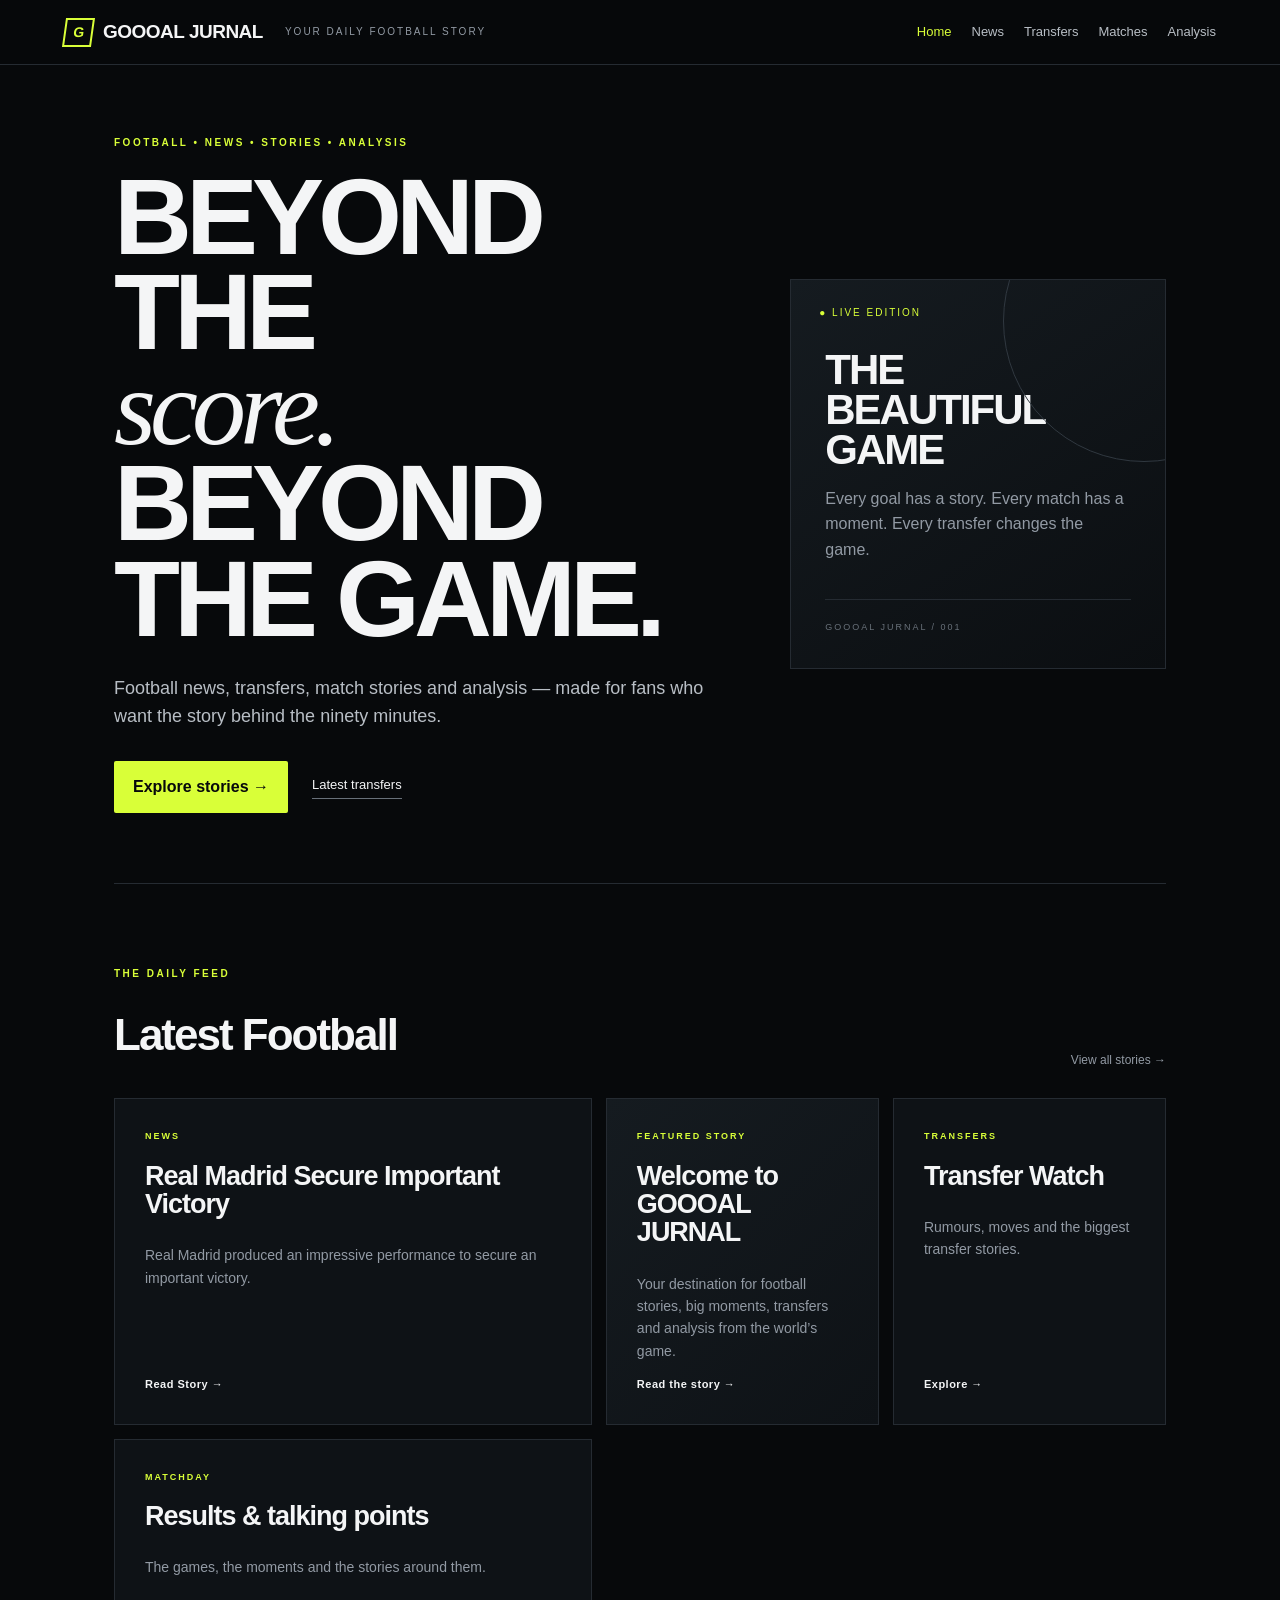
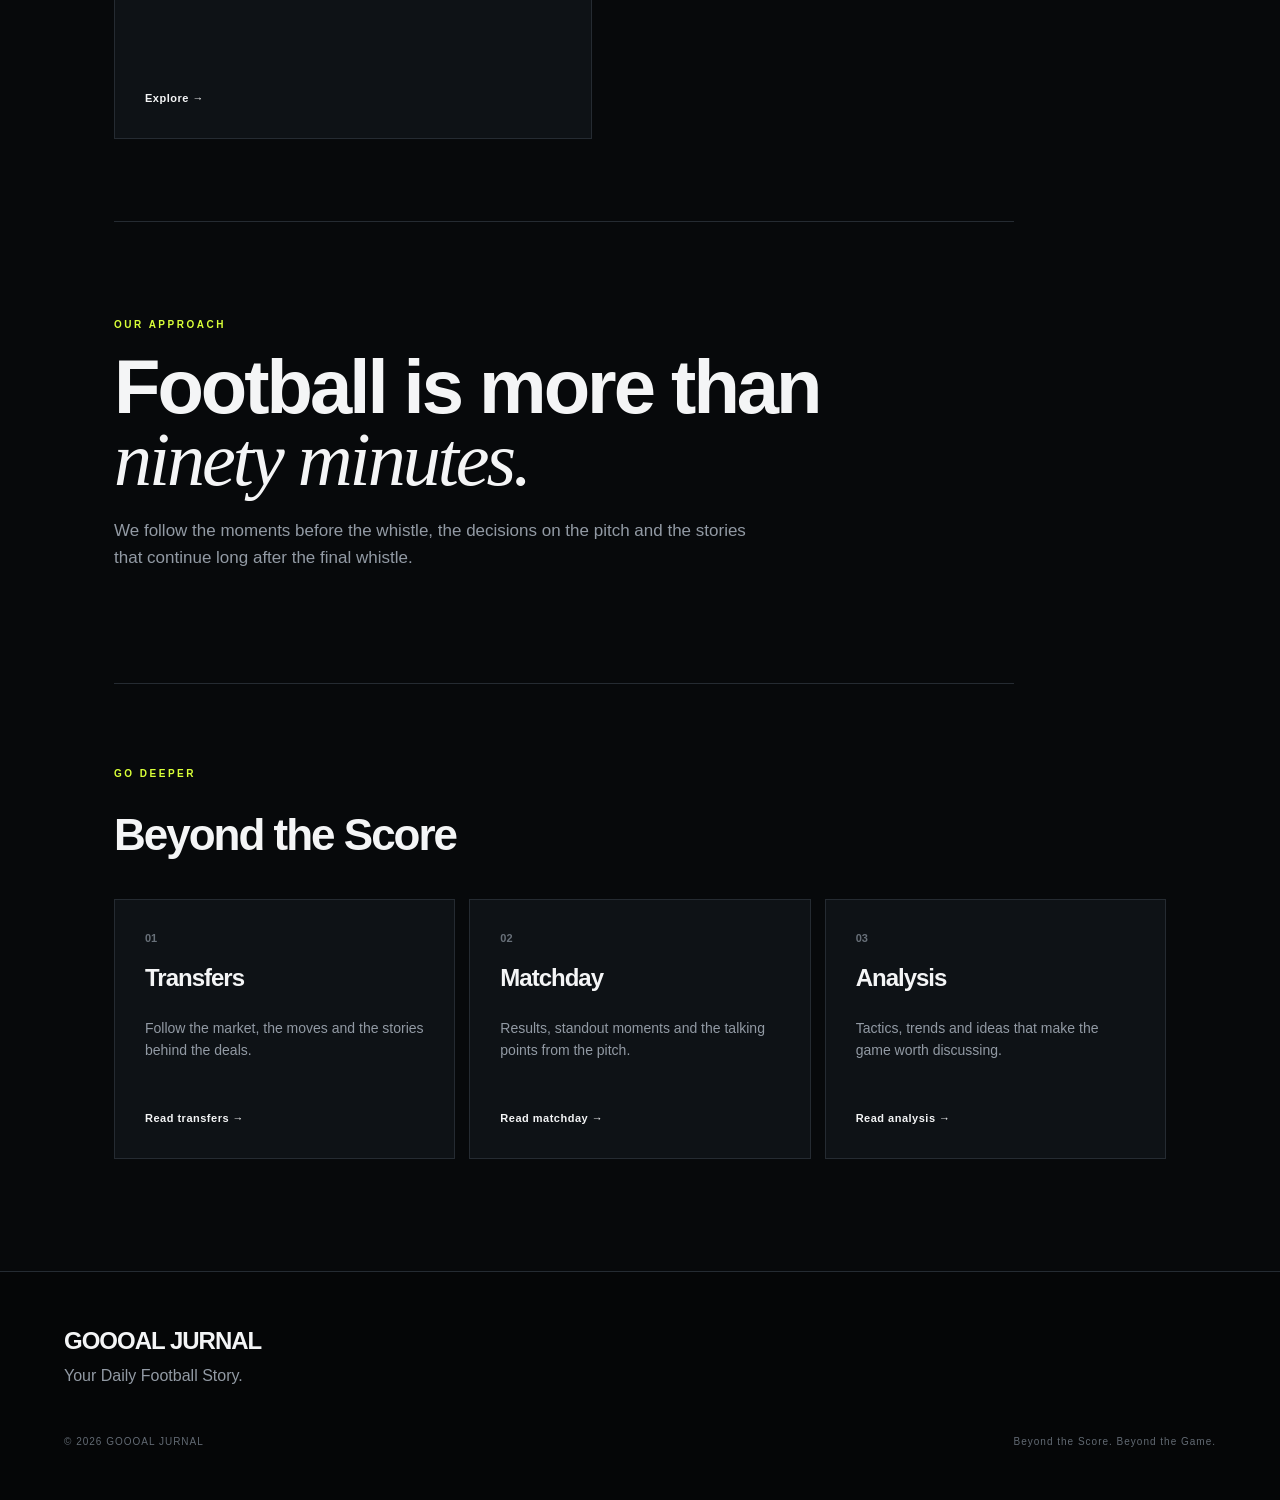
<file: index.html>
<!doctype html>
<html lang="en">
<head>
<meta charset="utf-8">
<meta name="viewport" content="width=device-width,initial-scale=1">
<title>GOOOAL JURNAL — Your Daily Football Story</title>
<meta name="description" content="Football news, transfers, match stories and analysis. Your Daily Football Story.">
<link rel="stylesheet" href="style.css">
</head>
<body>

<header class="topbar">
  <a class="brand" href="index.html">
    <span class="brand-mark">G</span>
    <span>GOOOAL <b>JURNAL</b></span>
  </a>
  <span class="tagline">YOUR DAILY FOOTBALL STORY</span>
  <nav>
    <a class="active" href="index.html">Home</a>
    <a href="welcome.html">News</a>
    <a href="transfers.html">Transfers</a>
    <a href="matchday.html">Matches</a>
    <a href="analysis.html">Analysis</a>
  </nav>
</header>

<main>
  <section class="hero">
    <div class="hero-copy">
      <p class="kicker">FOOTBALL • NEWS • STORIES • ANALYSIS</p>
      <h1>Beyond the<br><em>score.</em><br>Beyond the game.</h1>
      <p class="intro">Football news, transfers, match stories and analysis — made for fans who want the story behind the ninety minutes.</p>
      <div class="actions">
        <a class="button" href="welcome.html">Explore stories →</a>
        <a class="text-link" href="transfers.html">Latest transfers</a>
      </div>
    </div>
    <div class="hero-card">
      <div class="live-dot">● LIVE EDITION</div>
      <div class="hero-card-title">THE BEAUTIFUL GAME</div>
      <p>Every goal has a story. Every match has a moment. Every transfer changes the game.</p>
      <div class="hero-line"></div>
      <small>GOOOAL JURNAL / 001</small>
    </div>
  </section>

  <section class="section">
    <div class="section-head">
      <div>
        <p class="kicker">THE DAILY FEED</p>
        <h2>Latest Football</h2>
      </div>
      <a href="welcome.html">View all stories →</a>
    </div>

    <div class="featured"> 
      <article class="story">
  <span class="pill">NEWS</span>
  <h3>Real Madrid Secure Important Victory</h3>
  <p>Real Madrid produced an impressive performance to secure an important victory.</p>
  <a href="article.html">Read Story →</a>
</article>
      <article class="feature-main">
        <span class="pill">FEATURED STORY</span>
        <h3>Welcome to GOOOAL JURNAL</h3>
        <p>Your destination for football stories, big moments, transfers and analysis from the world’s game.</p>
        <a href="welcome.html">Read the story →</a>
      </article>

      <article class="story">
        <span class="pill">TRANSFERS</span>
        <h3>Transfer Watch</h3>
        <p>Rumours, moves and the biggest transfer stories.</p>
        <a href="transfers.html">Explore →</a>
      </article>

      <article class="story">
        <span class="pill">MATCHDAY</span>
        <h3>Results & talking points</h3>
        <p>The games, the moments and the stories around them.</p>
        <a href="matchday.html">Explore →</a>
      </article>
    </div>
  </section>

  <section class="manifesto">
    <p class="kicker">OUR APPROACH</p>
    <h2>Football is more than<br><em>ninety minutes.</em></h2>
    <p>We follow the moments before the whistle, the decisions on the pitch and the stories that continue long after the final whistle.</p>
  </section>

  <section class="section">
    <div class="section-head">
      <div>
        <p class="kicker">GO DEEPER</p>
        <h2>Beyond the Score</h2>
      </div>
    </div>
    <div class="three-col">
      <article class="mini">
        <span class="number">01</span>
        <h3>Transfers</h3>
        <p>Follow the market, the moves and the stories behind the deals.</p>
        <a href="transfers.html">Read transfers →</a>
      </article>
      <article class="mini">
        <span class="number">02</span>
        <h3>Matchday</h3>
        <p>Results, standout moments and the talking points from the pitch.</p>
        <a href="matchday.html">Read matchday →</a>
      </article>
      <article class="mini">
        <span class="number">03</span>
        <h3>Analysis</h3>
        <p>Tactics, trends and ideas that make the game worth discussing.</p>
        <a href="analysis.html">Read analysis →</a>
      </article>
    </div>
  </section>
</main>

<footer>
  <div class="footer-brand">GOOOAL JURNAL</div>
  <p>Your Daily Football Story.</p>
  <div class="footer-bottom">
    <span>© 2026 GOOOAL JURNAL</span>
    <span>Beyond the Score. Beyond the Game.</span>
  </div>
</footer>

</body>
</html>
</file>
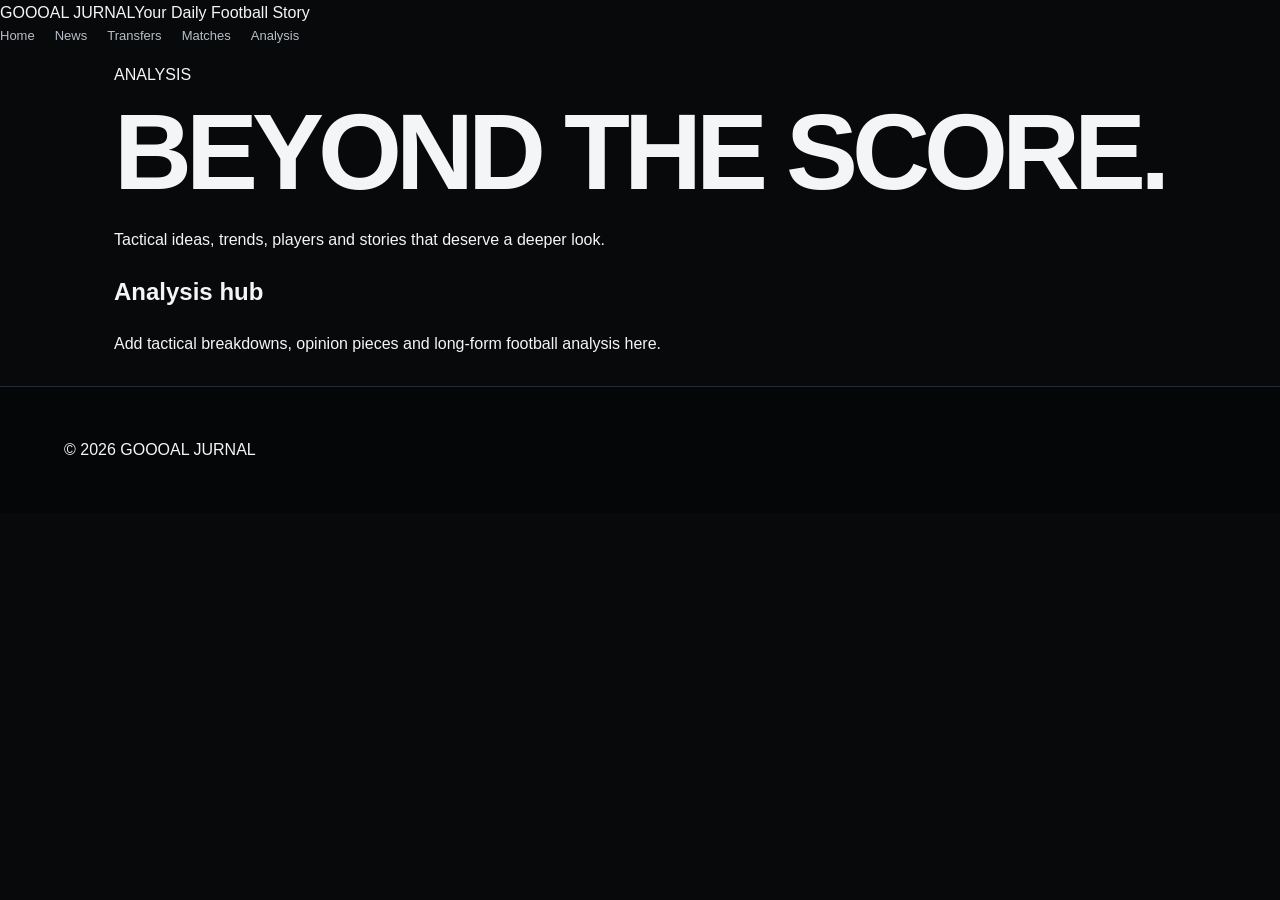
<file: analysis.html>
<!doctype html><html lang="en"><head><meta charset="utf-8"><meta name="viewport" content="width=device-width,initial-scale=1"><title>Analysis — GOOOAL JURNAL</title><link rel="stylesheet" href="style.css"></head><body><header><a class="logo" href="index.html">GOOOAL JURNAL</a><span class="tag">Your Daily Football Story</span><nav><a href="index.html">Home</a><a href="welcome.html">News</a><a href="transfers.html">Transfers</a><a href="matchday.html">Matches</a><a href="analysis.html">Analysis</a></nav></header><main><section class="page"><p class="eyebrow">ANALYSIS</p><h1>Beyond the score.</h1><p>Tactical ideas, trends, players and stories that deserve a deeper look.</p><div class="card"><h2>Analysis hub</h2><p>Add tactical breakdowns, opinion pieces and long-form football analysis here.</p></div></section></main><footer>© 2026 GOOOAL JURNAL</footer></body></html>
</file>
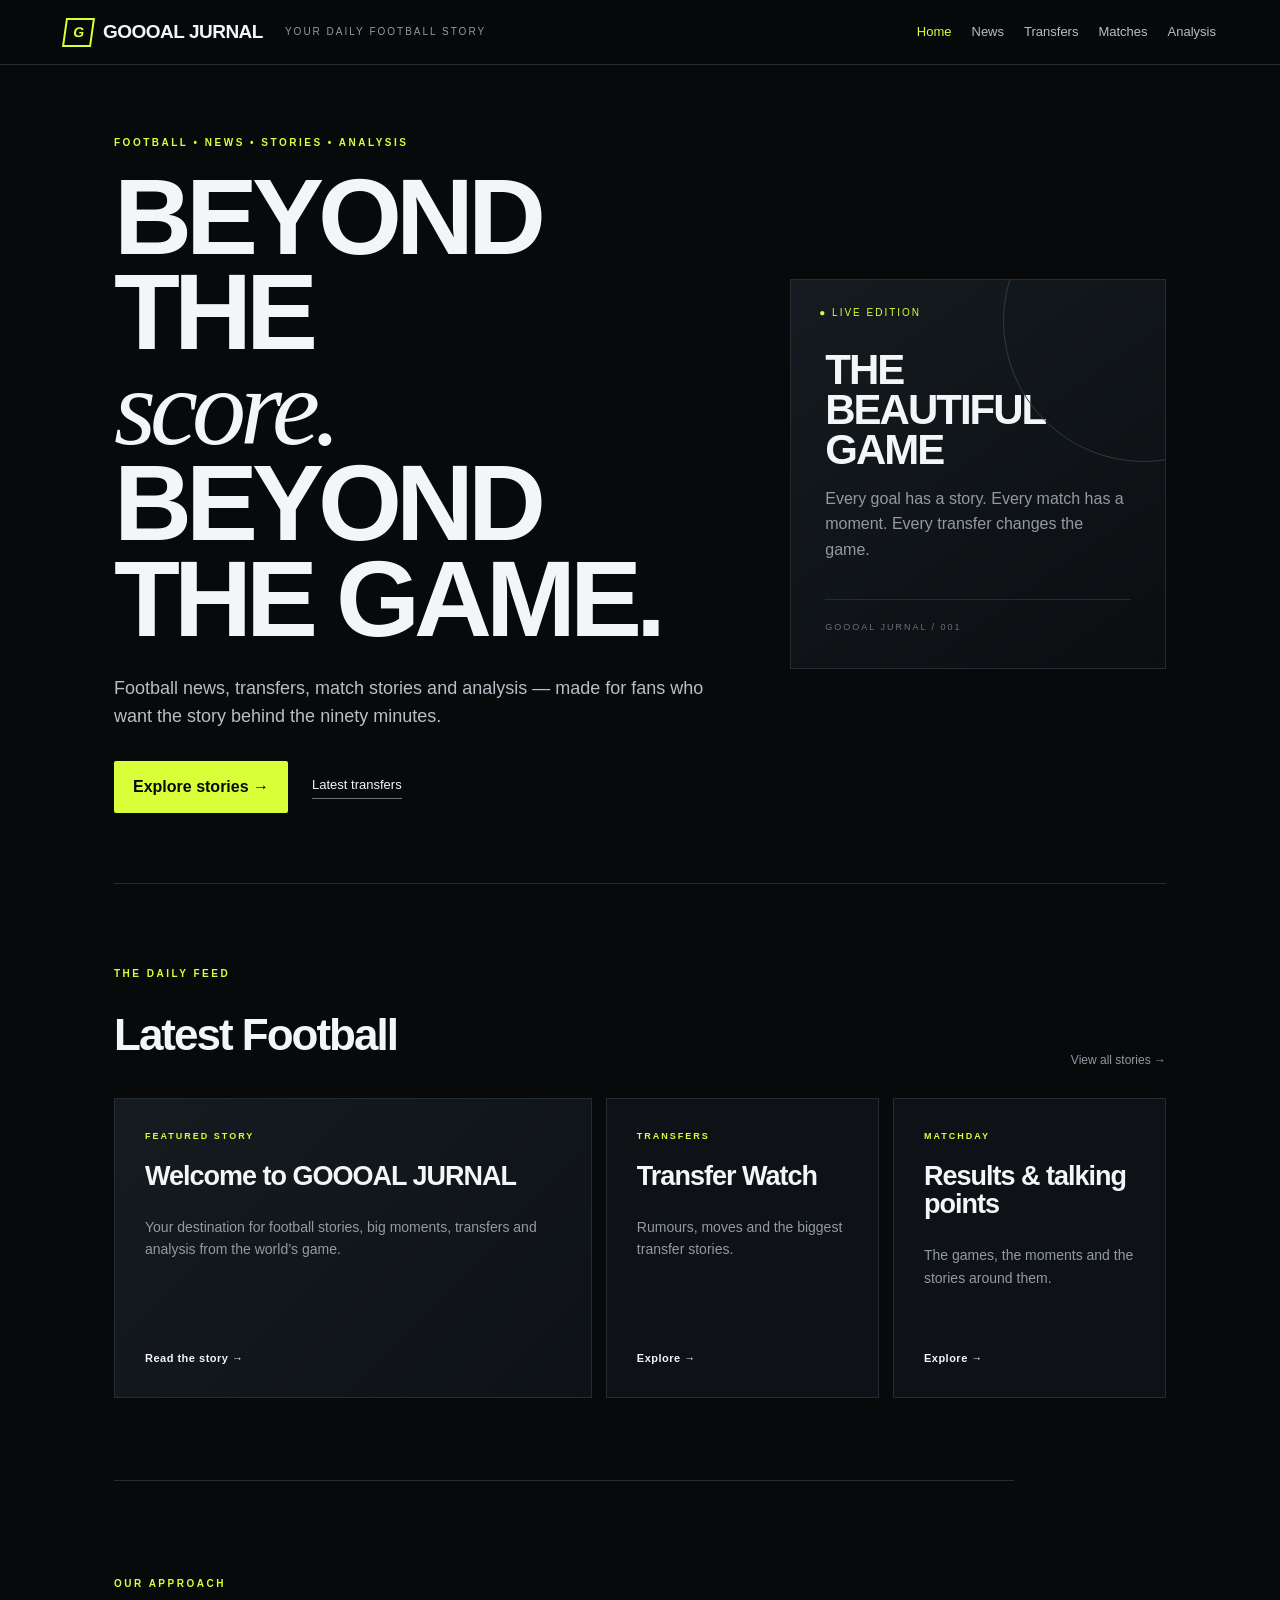
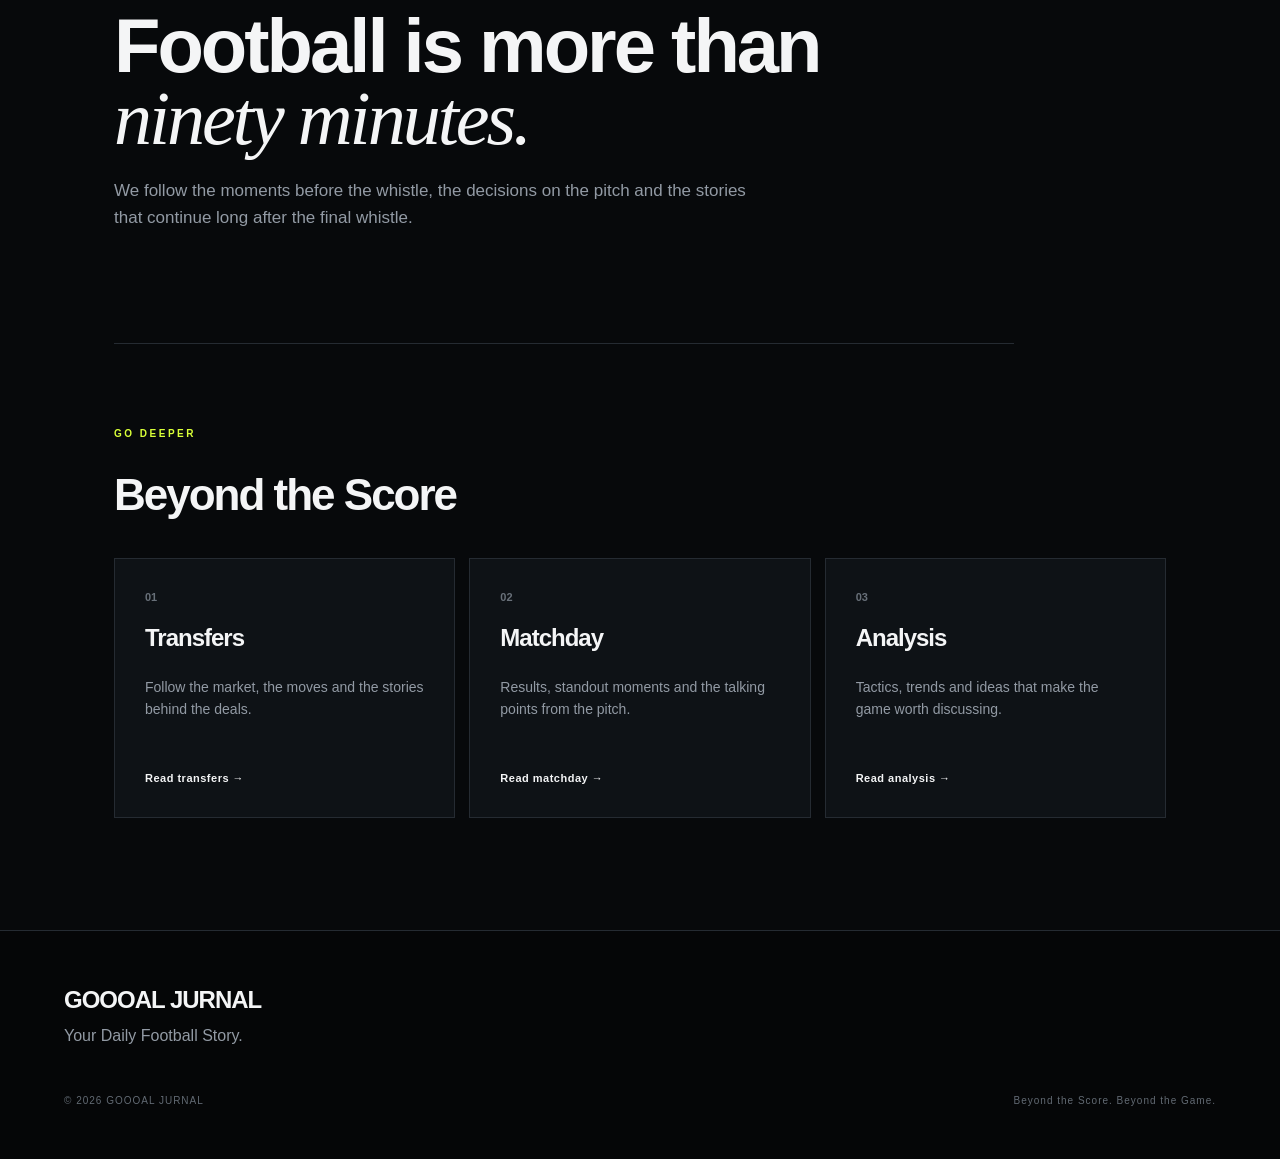
<file: index-5.html>
<!doctype html>
<html lang="en">
<head>
<meta charset="utf-8">
<meta name="viewport" content="width=device-width,initial-scale=1">
<title>GOOOAL JURNAL — Your Daily Football Story</title>
<meta name="description" content="Football news, transfers, match stories and analysis. Your Daily Football Story.">
<link rel="stylesheet" href="style.css">
</head>
<body>

<header class="topbar">
  <a class="brand" href="index.html">
    <span class="brand-mark">G</span>
    <span>GOOOAL <b>JURNAL</b></span>
  </a>
  <span class="tagline">YOUR DAILY FOOTBALL STORY</span>
  <nav>
    <a class="active" href="index.html">Home</a>
    <a href="welcome.html">News</a>
    <a href="transfers.html">Transfers</a>
    <a href="matchday.html">Matches</a>
    <a href="analysis.html">Analysis</a>
  </nav>
</header>

<main>
  <section class="hero">
    <div class="hero-copy">
      <p class="kicker">FOOTBALL • NEWS • STORIES • ANALYSIS</p>
      <h1>Beyond the<br><em>score.</em><br>Beyond the game.</h1>
      <p class="intro">Football news, transfers, match stories and analysis — made for fans who want the story behind the ninety minutes.</p>
      <div class="actions">
        <a class="button" href="welcome.html">Explore stories →</a>
        <a class="text-link" href="transfers.html">Latest transfers</a>
      </div>
    </div>
    <div class="hero-card">
      <div class="live-dot">● LIVE EDITION</div>
      <div class="hero-card-title">THE BEAUTIFUL GAME</div>
      <p>Every goal has a story. Every match has a moment. Every transfer changes the game.</p>
      <div class="hero-line"></div>
      <small>GOOOAL JURNAL / 001</small>
    </div>
  </section>

  <section class="section">
    <div class="section-head">
      <div>
        <p class="kicker">THE DAILY FEED</p>
        <h2>Latest Football</h2>
      </div>
      <a href="welcome.html">View all stories →</a>
    </div>

    <div class="featured">
      <article class="feature-main">
        <span class="pill">FEATURED STORY</span>
        <h3>Welcome to GOOOAL JURNAL</h3>
        <p>Your destination for football stories, big moments, transfers and analysis from the world’s game.</p>
        <a href="welcome.html">Read the story →</a>
      </article>

      <article class="story">
        <span class="pill">TRANSFERS</span>
        <h3>Transfer Watch</h3>
        <p>Rumours, moves and the biggest transfer stories.</p>
        <a href="transfers.html">Explore →</a>
      </article>

      <article class="story">
        <span class="pill">MATCHDAY</span>
        <h3>Results & talking points</h3>
        <p>The games, the moments and the stories around them.</p>
        <a href="matchday.html">Explore →</a>
      </article>
    </div>
  </section>

  <section class="manifesto">
    <p class="kicker">OUR APPROACH</p>
    <h2>Football is more than<br><em>ninety minutes.</em></h2>
    <p>We follow the moments before the whistle, the decisions on the pitch and the stories that continue long after the final whistle.</p>
  </section>

  <section class="section">
    <div class="section-head">
      <div>
        <p class="kicker">GO DEEPER</p>
        <h2>Beyond the Score</h2>
      </div>
    </div>
    <div class="three-col">
      <article class="mini">
        <span class="number">01</span>
        <h3>Transfers</h3>
        <p>Follow the market, the moves and the stories behind the deals.</p>
        <a href="transfers.html">Read transfers →</a>
      </article>
      <article class="mini">
        <span class="number">02</span>
        <h3>Matchday</h3>
        <p>Results, standout moments and the talking points from the pitch.</p>
        <a href="matchday.html">Read matchday →</a>
      </article>
      <article class="mini">
        <span class="number">03</span>
        <h3>Analysis</h3>
        <p>Tactics, trends and ideas that make the game worth discussing.</p>
        <a href="analysis.html">Read analysis →</a>
      </article>
    </div>
  </section>
</main>

<footer>
  <div class="footer-brand">GOOOAL JURNAL</div>
  <p>Your Daily Football Story.</p>
  <div class="footer-bottom">
    <span>© 2026 GOOOAL JURNAL</span>
    <span>Beyond the Score. Beyond the Game.</span>
  </div>
</footer>

</body>
</html>
</file>
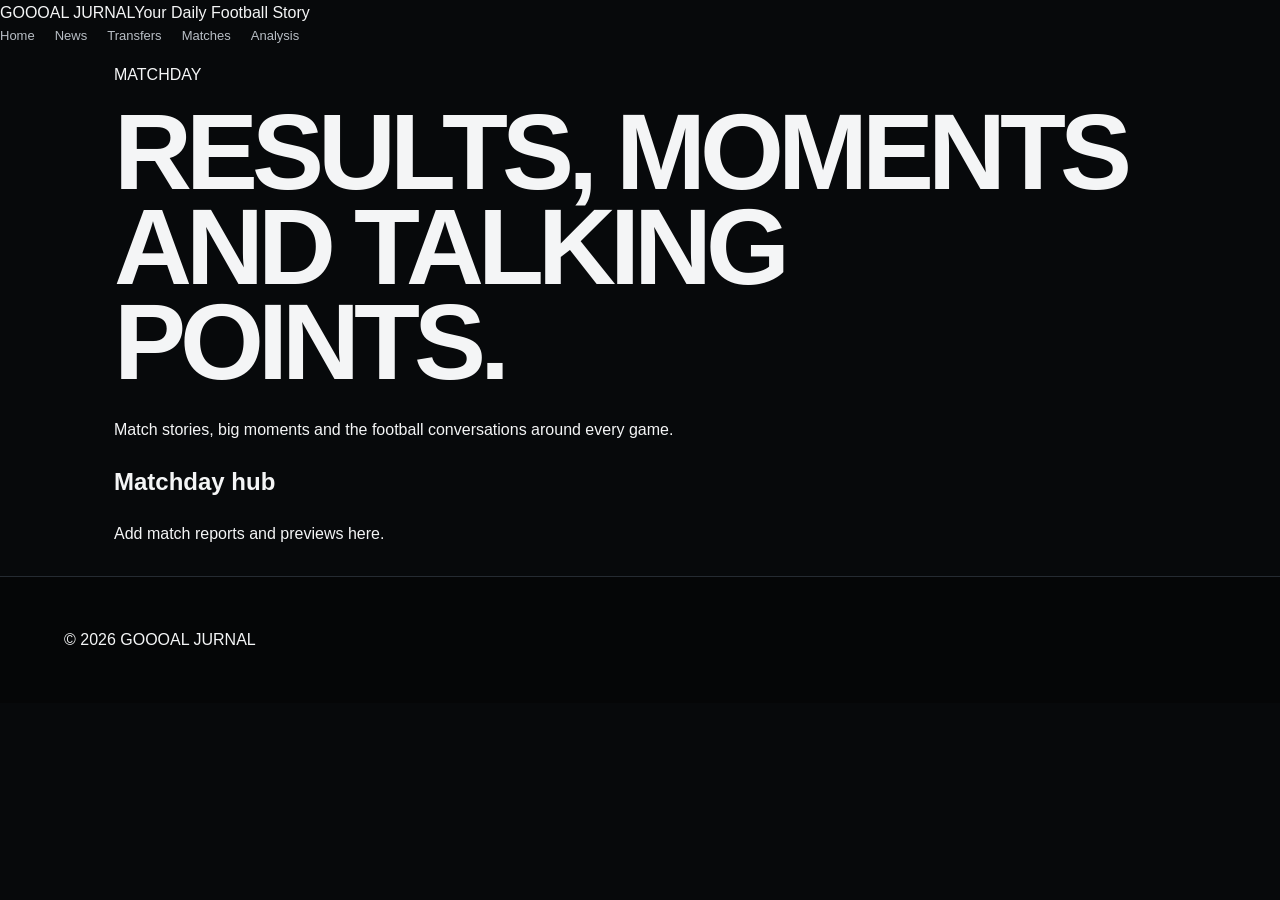
<file: matchday.html>
<!doctype html><html lang="en"><head><meta charset="utf-8"><meta name="viewport" content="width=device-width,initial-scale=1"><title>Matches — GOOOAL JURNAL</title><link rel="stylesheet" href="style.css"></head><body><header><a class="logo" href="index.html">GOOOAL JURNAL</a><span class="tag">Your Daily Football Story</span><nav><a href="index.html">Home</a><a href="welcome.html">News</a><a href="transfers.html">Transfers</a><a href="matchday.html">Matches</a><a href="analysis.html">Analysis</a></nav></header><main><section class="page"><p class="eyebrow">MATCHDAY</p><h1>Results, moments and talking points.</h1><p>Match stories, big moments and the football conversations around every game.</p><div class="card"><h2>Matchday hub</h2><p>Add match reports and previews here.</p></div></section></main><footer>© 2026 GOOOAL JURNAL</footer></body></html>
</file>
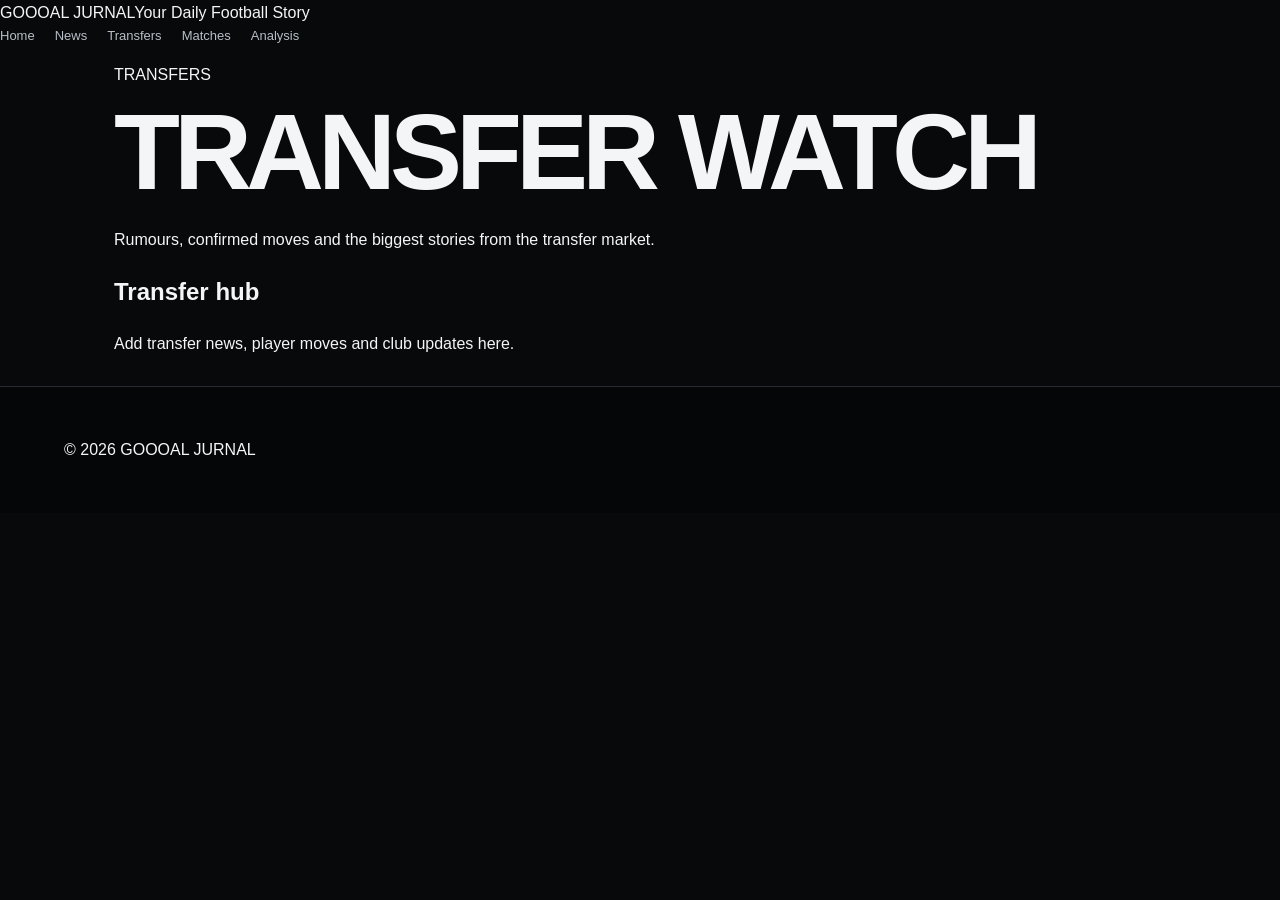
<file: transfers.html>
<!doctype html><html lang="en"><head><meta charset="utf-8"><meta name="viewport" content="width=device-width,initial-scale=1"><title>Transfers — GOOOAL JURNAL</title><link rel="stylesheet" href="style.css"></head><body><header><a class="logo" href="index.html">GOOOAL JURNAL</a><span class="tag">Your Daily Football Story</span><nav><a href="index.html">Home</a><a href="welcome.html">News</a><a href="transfers.html">Transfers</a><a href="matchday.html">Matches</a><a href="analysis.html">Analysis</a></nav></header><main><section class="page"><p class="eyebrow">TRANSFERS</p><h1>Transfer Watch</h1><p>Rumours, confirmed moves and the biggest stories from the transfer market.</p><div class="card"><h2>Transfer hub</h2><p>Add transfer news, player moves and club updates here.</p></div></section></main><footer>© 2026 GOOOAL JURNAL</footer></body></html>
</file>
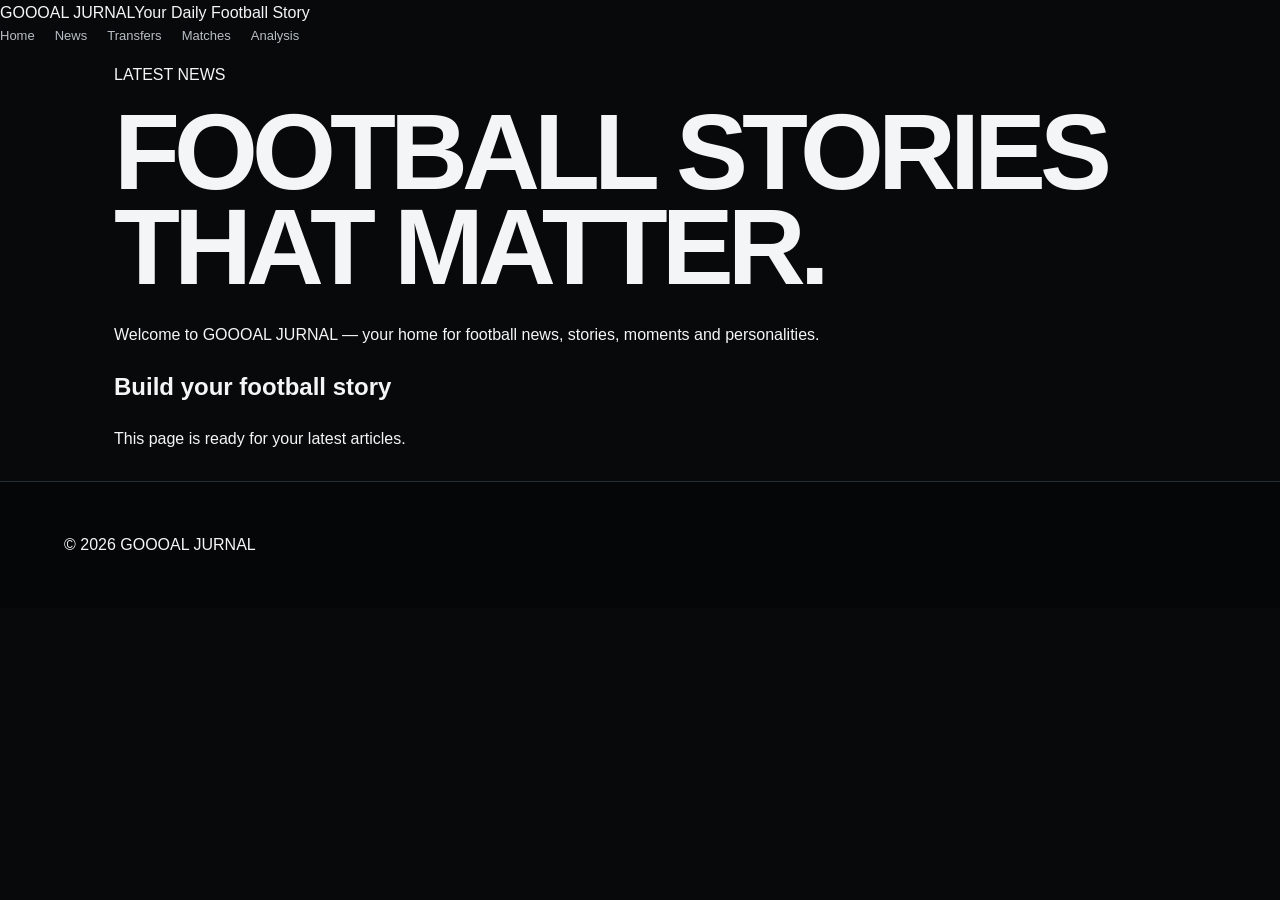
<file: welcome.html>
<!doctype html><html lang="en"><head><meta charset="utf-8"><meta name="viewport" content="width=device-width,initial-scale=1"><title>News — GOOOAL JURNAL</title><link rel="stylesheet" href="style.css"></head><body><header><a class="logo" href="index.html">GOOOAL JURNAL</a><span class="tag">Your Daily Football Story</span><nav><a href="index.html">Home</a><a href="welcome.html">News</a><a href="transfers.html">Transfers</a><a href="matchday.html">Matches</a><a href="analysis.html">Analysis</a></nav></header><main><section class="page"><p class="eyebrow">LATEST NEWS</p><h1>Football stories that matter.</h1><p>Welcome to GOOOAL JURNAL — your home for football news, stories, moments and personalities.</p><div class="card"><h2>Build your football story</h2><p>This page is ready for your latest articles.</p></div></section></main><footer>© 2026 GOOOAL JURNAL</footer></body></html>
</file>
<file: style.css>
*{box-sizing:border-box}
:root{--bg:#07090b;--panel:#0e1216;--line:#252b32;--text:#f4f5f6;--muted:#929aa4;--accent:#d9ff38}
html{scroll-behavior:smooth}
body{margin:0;background:var(--bg);color:var(--text);font-family:Arial,Helvetica,sans-serif;line-height:1.6}
a{color:inherit;text-decoration:none}
.topbar{position:sticky;top:0;z-index:10;background:rgba(7,9,11,.92);backdrop-filter:blur(14px);border-bottom:1px solid var(--line);padding:17px 5%;display:flex;align-items:center;gap:22px;flex-wrap:wrap}
.brand{display:flex;align-items:center;gap:10px;font-weight:900;font-size:19px;letter-spacing:-.5px}
.brand b{font-weight:900}
.brand-mark{display:grid;place-items:center;width:29px;height:29px;border:2px solid var(--accent);color:var(--accent);font-size:14px;transform:skew(-8deg)}
.tagline{font-size:10px;letter-spacing:2px;color:var(--muted)}
nav{display:flex;gap:20px;margin-left:auto}
nav a{font-size:13px;color:#b8bec5}
nav a:hover,nav .active{color:var(--accent)}
main{max-width:1180px;margin:auto;padding:0 5%}
.hero{min-height:720px;display:grid;grid-template-columns:1.25fr .75fr;gap:50px;align-items:center;border-bottom:1px solid var(--line)}
.hero-copy{padding:70px 0}
.kicker{font-size:10px;font-weight:800;letter-spacing:2.5px;color:var(--accent);margin:0 0 18px}
h1{font-size:clamp(54px,9vw,108px);line-height:.88;letter-spacing:-6px;margin:0 0 28px;text-transform:uppercase}
h1 em,h2 em{font-family:Georgia,serif;font-weight:400;text-transform:none}
.intro{max-width:650px;color:#b8bec5;font-size:18px}
.actions{display:flex;align-items:center;gap:24px;margin-top:30px}
.button{display:inline-block;background:var(--accent);color:#07090b;font-weight:900;padding:13px 19px;border-radius:2px}
.button:hover{transform:translateY(-1px)}
.text-link{font-size:13px;border-bottom:1px solid #687079;padding-bottom:3px}
.hero-card{min-height:390px;border:1px solid var(--line);background:linear-gradient(145deg,#151b20,#0b0e11);padding:34px;display:flex;flex-direction:column;justify-content:flex-end;position:relative;overflow:hidden}
.hero-card:before{content:"";position:absolute;width:280px;height:280px;border:1px solid #303840;border-radius:50%;right:-120px;top:-100px}
.live-dot{position:absolute;top:25px;left:28px;font-size:10px;letter-spacing:2px;color:var(--accent)}
.hero-card-title{font-size:42px;line-height:.95;font-weight:900;letter-spacing:-2px;max-width:330px}
.hero-card p{color:var(--muted);max-width:330px}
.hero-line{width:100%;height:1px;background:var(--line);margin:20px 0}
.hero-card small{color:#687079;font-size:9px;letter-spacing:2px}
.section{padding:82px 0}
.section-head{display:flex;justify-content:space-between;align-items:end;margin-bottom:28px}
.section-head h2{font-size:44px;letter-spacing:-2px;margin:0}
.section-head>a{font-size:12px;color:var(--muted)}
.featured{display:grid;grid-template-columns:1.4fr .8fr .8fr;gap:14px}
.feature-main,.story,.mini{border:1px solid var(--line);background:var(--panel);padding:30px;min-height:300px;display:flex;flex-direction:column}
.feature-main{background:linear-gradient(135deg,#151b20,#0e1216)}
.pill{font-size:9px;letter-spacing:2px;color:var(--accent);font-weight:900}
h3{font-size:27px;line-height:1.05;letter-spacing:-1px;margin:18px 0 12px}
.feature-main p,.story p,.mini p{color:var(--muted);font-size:14px}
.feature-main a,.story a,.mini a{margin-top:auto;font-size:11px;font-weight:800;letter-spacing:.5px}
.manifesto{padding:95px 0;border-top:1px solid var(--line);border-bottom:1px solid var(--line);max-width:900px}
.manifesto h2{font-size:clamp(42px,7vw,76px);line-height:.95;letter-spacing:-3px;margin:0 0 22px}
.manifesto>p:last-child{max-width:650px;color:var(--muted);font-size:17px}
.three-col{display:grid;grid-template-columns:repeat(3,1fr);gap:14px}
.mini{min-height:260px}
.number{font-size:11px;color:#687079;font-weight:900}
.mini h3{font-size:24px}
footer{border-top:1px solid var(--line);margin-top:30px;padding:50px 5%;background:#050607}
.footer-brand{font-size:24px;font-weight:900;letter-spacing:-1px}
footer p{color:var(--muted);margin-top:3px}
.footer-bottom{max-width:1180px;margin:45px auto 0;display:flex;justify-content:space-between;gap:20px;color:#626a73;font-size:10px;letter-spacing:1px}
@media(max-width:800px){
.topbar{padding:14px 4%}.tagline{display:none}nav{width:100%;margin:0;gap:14px;overflow:auto}
main{padding:0 4%}.hero{grid-template-columns:1fr;min-height:auto;gap:20px}.hero-copy{padding:65px 0 25px}
h1{font-size:56px;letter-spacing:-3px}.hero-card{min-height:330px;margin-bottom:30px}
.section{padding:60px 0}.section-head{align-items:start;gap:20px}.section-head h2{font-size:35px}
.featured,.three-col{grid-template-columns:1fr}.feature-main,.story,.mini{min-height:240px}
.manifesto{padding:70px 0}.manifesto h2{font-size:46px}.footer-bottom{flex-direction:column;gap:8px}
}
</file>
